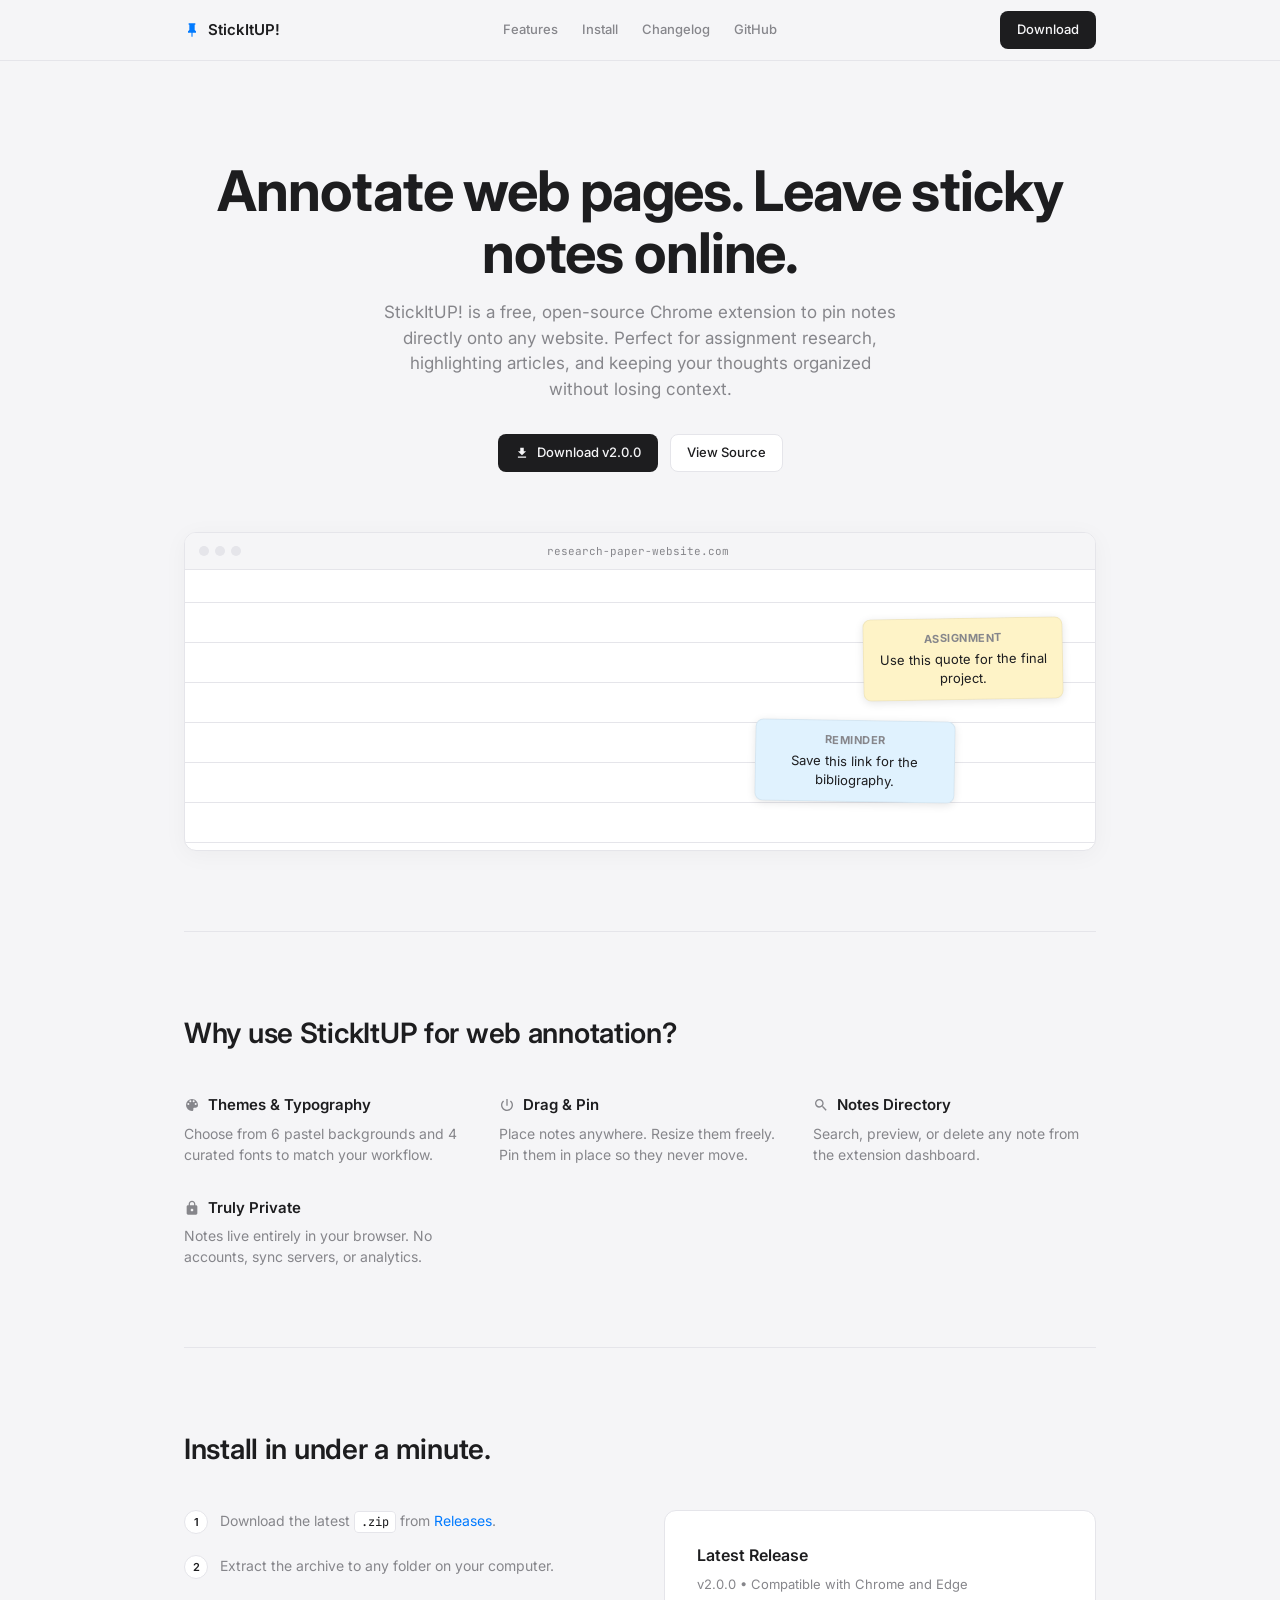
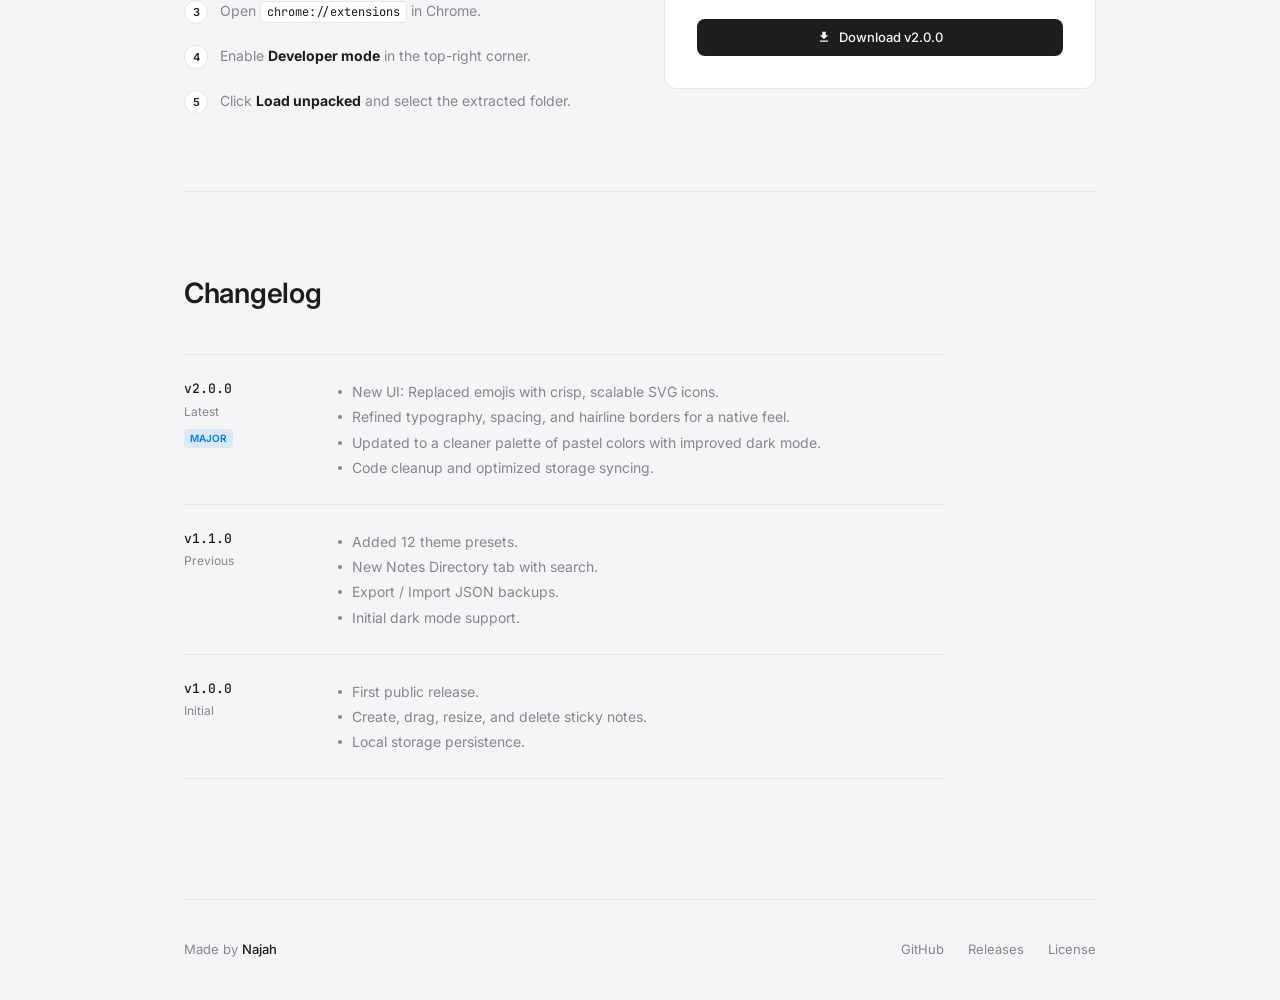
<file: index.html>
<!DOCTYPE html>
<html lang="en">
<head>
<meta charset="UTF-8" />
<meta name="viewport" content="width=device-width, initial-scale=1.0" />
<title>StickItUP! — Annotate web pages & leave sticky notes online</title>
<meta name="description" content="StickItUP! is a free, open-source Chrome extension to pin sticky notes, highlight articles, and annotate web pages. Perfect for researchers, students, and assignment projects. 100% local, no accounts required." />
<meta name="keywords" content="annotate web pages, sticky notes chrome extension, leave notes on websites, web annotation tool, research notes extension, highlight web pages, open source note taking, assignment helper, local browser notes" />
<meta name="author" content="Najah" />
<meta name="robots" content="index, follow" />

<!-- Open Graph / Social Media -->
<meta property="og:title" content="StickItUP! — Annotate web pages & leave sticky notes online" />
<meta property="og:description" content="Pin sticky notes directly onto any website. A free, open-source Chrome extension for research, assignments, and daily browsing. No tracking, no servers." />
<meta property="og:type" content="website" />
<meta property="og:url" content="https://najah-pktr.github.io/StickItUp/" />
<meta property="og:image" content="https://najah-pktr.github.io/StickItUp/assets/icon128.png" />

<!-- Twitter Card -->
<meta name="twitter:card" content="summary_large_image" />
<meta name="twitter:title" content="StickItUP! — Annotate web pages & leave sticky notes online" />
<meta name="twitter:description" content="Pin sticky notes directly onto any website. A free, open-source Chrome extension for research and assignments." />
<meta name="twitter:image" content="https://najah-pktr.github.io/StickItUp/assets/icon128.png" />

<link rel="icon" type="image/svg+xml" href="logo.svg" />
<link rel="preconnect" href="https://fonts.googleapis.com">
<link rel="preconnect" href="https://fonts.gstatic.com" crossorigin>
<link href="https://fonts.googleapis.com/css2?family=Inter:wght@400;500;600;700&family=JetBrains+Mono:wght@400;500&display=swap" rel="stylesheet">

<!-- Structured Data (Tells Google exactly what this is) -->
<script type="application/ld+json">
{
  "@context": "https://schema.org",
  "@type": "SoftwareApplication",
  "name": "StickItUP!",
  "operatingSystem": "Chrome, Edge",
  "applicationCategory": "BrowserApplication",
  "offers": {
    "@type": "Offer",
    "price": "0",
    "priceCurrency": "USD"
  },
  "description": "An open-source Chrome extension that allows users to pin sticky notes, highlight text, and annotate web pages directly. Ideal for assignment research and bookmarking.",
  "author": {
    "@type": "Person",
    "name": "Najah",
    "url": "https://github.com/najah-pktr"
  },
  "softwareVersion": "2.0.0",
  "license": "https://github.com/najah-pktr/StickItUp/blob/main/LICENSE"
}
</script>

<style>
  /* Keep all your existing CSS here unchanged! */
  :root {
    --bg: #f5f5f7;
    --surface: #ffffff;
    --border: #e5e5ea;
    --text: #1d1d1f;
    --text-muted: #86868b;
    --accent: #007aff;
  }
  @media (prefers-color-scheme: dark) {
    :root {
      --bg: #1c1c1e;
      --surface: #2c2c2e;
      --border: #3a3a3c;
      --text: #f5f5f7;
      --text-muted: #86868b;
      --accent: #0a84ff;
    }
  }
  * { margin: 0; padding: 0; box-sizing: border-box; }
  html { scroll-behavior: smooth; }
  body { font-family: 'Inter', -apple-system, sans-serif; background: var(--bg); color: var(--text); line-height: 1.5; font-size: 15px; -webkit-font-smoothing: antialiased; }
  a { color: inherit; text-decoration: none; }
  .container { max-width: 960px; margin: 0 auto; padding: 0 24px; }
  header { position: sticky; top: 0; z-index: 50; background: var(--bg); border-bottom: 1px solid var(--border); }
  nav { display: flex; align-items: center; justify-content: space-between; height: 60px; }
  .brand { display: flex; align-items: center; gap: 8px; font-weight: 600; font-size: 15px; }
  .brand svg { width: 16px; height: 16px; fill: var(--accent); }
  .nav-links { display: flex; align-items: center; gap: 24px; font-size: 13px; font-weight: 500; color: var(--text-muted); }
  .nav-links a:hover { color: var(--text); }
  .btn { display: inline-flex; align-items: center; justify-content: center; gap: 8px; padding: 8px 16px; border-radius: 8px; font-family: inherit; font-size: 13px; font-weight: 500; cursor: pointer; border: 1px solid transparent; transition: 0.15s; }
  .btn svg { width: 14px; height: 14px; fill: currentColor; }
  .btn-primary { background: var(--text); color: var(--bg); }
  .btn-primary:hover { opacity: 0.85; }
  .btn-secondary { background: var(--surface); color: var(--text); border-color: var(--border); }
  .btn-secondary:hover { border-color: var(--text-muted); }
  .hero { padding: 100px 0 80px; text-align: center; }
  .hero h1 { font-size: clamp(36px, 5vw, 56px); font-weight: 700; letter-spacing: -0.02em; line-height: 1.1; margin-bottom: 16px; }
  .hero p { font-size: 17px; color: var(--text-muted); max-width: 520px; margin: 0 auto 32px; }
  .actions { display: flex; gap: 12px; justify-content: center; }
  .mockup { margin-top: 60px; border: 1px solid var(--border); border-radius: 12px; background: var(--surface); overflow: hidden; box-shadow: 0 4px 24px rgba(0,0,0,0.04); }
  .mockup-bar { display: flex; align-items: center; padding: 10px 14px; border-bottom: 1px solid var(--border); background: var(--bg); }
  .mockup-dots { display: flex; gap: 6px; }
  .mockup-dots span { width: 10px; height: 10px; border-radius: 50%; background: var(--border); }
  .mockup-url { flex: 1; text-align: center; font-family: 'JetBrains Mono', monospace; font-size: 11px; color: var(--text-muted); }
  .mockup-body { position: relative; height: 280px; padding: 32px; background-image: linear-gradient(var(--border) 1px, transparent 1px); background-size: 100% 40px; background-position: 0 32px; }
  .sticky { position: absolute; width: 200px; padding: 12px; border-radius: 8px; font-size: 13px; line-height: 1.4; color: #1d1d1f; box-shadow: 0 2px 8px rgba(0,0,0,0.1); border: 1px solid rgba(0,0,0,0.05); }
  .sticky-1 { background: #fef3c7; top: 48px; right: 32px; transform: rotate(-1deg); }
  .sticky-2 { background: #e0f2fe; top: 150px; right: 140px; transform: rotate(1deg); }
  section { padding: 80px 0; border-top: 1px solid var(--border); }
  h2 { font-size: 28px; font-weight: 600; letter-spacing: -0.01em; margin-bottom: 40px; }
  .grid { display: grid; grid-template-columns: repeat(auto-fit, minmax(260px, 1fr)); gap: 32px; }
  .feature h3 { font-size: 15px; font-weight: 600; margin-bottom: 6px; display: flex; align-items: center; gap: 8px; }
  .feature h3 svg { width: 16px; height: 16px; fill: var(--text-muted); }
  .feature p { font-size: 14px; color: var(--text-muted); line-height: 1.5; }
  .install-grid { display: grid; grid-template-columns: 1fr 1fr; gap: 48px; align-items: start; }
  .steps { list-style: none; counter-reset: step; }
  .steps li { counter-increment: step; position: relative; padding: 0 0 24px 36px; font-size: 14px; color: var(--text-muted); }
  .steps li:last-child { padding-bottom: 0; }
  .steps li::before { content: counter(step); position: absolute; left: 0; top: 0; width: 22px; height: 22px; border-radius: 50%; background: var(--surface); border: 1px solid var(--border); display: flex; align-items: center; justify-content: center; font-size: 11px; font-weight: 600; color: var(--text); }
  code { font-family: 'JetBrains Mono', monospace; font-size: 12px; background: var(--surface); border: 1px solid var(--border); padding: 2px 6px; border-radius: 4px; color: var(--text); }
  .install-card { background: var(--surface); border: 1px solid var(--border); border-radius: 12px; padding: 32px; }
  .install-card h3 { font-size: 16px; font-weight: 600; margin-bottom: 8px; }
  .install-card p { font-size: 13px; color: var(--text-muted); margin-bottom: 24px; }
  .install-card .btn { width: 100%; }
  .changelog-list { max-width: 760px; }
  .release { display: grid; grid-template-columns: 120px 1fr; gap: 32px; padding: 24px 0; border-top: 1px solid var(--border); }
  .release:last-child { border-bottom: 1px solid var(--border); }
  .release-meta { display: flex; flex-direction: column; gap: 4px; }
  .release-version { font-family: 'JetBrains Mono', monospace; font-size: 13px; font-weight: 500; color: var(--text); }
  .release-date { font-size: 12px; color: var(--text-muted); }
  .release-tag { display: inline-flex; align-self: flex-start; padding: 2px 6px; border-radius: 4px; background: rgba(0,122,255,0.1); color: var(--accent); font-size: 10px; font-weight: 600; text-transform: uppercase; margin-top: 4px; }
  .release ul { list-style: none; }
  .release ul li { font-size: 14px; color: var(--text-muted); padding-left: 16px; position: relative; line-height: 1.8; }
  .release ul li::before { content: ''; position: absolute; left: 2px; top: 11px; width: 4px; height: 4px; border-radius: 50%; background: var(--text-muted); }
  footer { padding: 40px 0; border-top: 1px solid var(--border); margin-top: 40px; display: flex; justify-content: space-between; align-items: center; font-size: 13px; color: var(--text-muted); }
  .footer-links { display: flex; gap: 24px; }
  .footer-links a:hover { color: var(--text); }
</style>
</head>
<body>

<header>
  <div class="container">
    <nav>
      <a href="#" class="brand">
        <svg viewBox="0 0 24 24"><path d="M16 12V4h1V2H7v2h1v8l-2 2v2h5.2v6h1.6v-6H18v-2l-2-2z"/></svg>
        StickItUP!
      </a>
      <div class="nav-links">
        <a href="#features">Features</a>
        <a href="#install">Install</a>
        <a href="#changelog">Changelog</a>
        <a href="https://github.com/najah-pktr/StickItUp" target="_blank">GitHub</a>
      </div>
      <a href="https://github.com/najah-pktr/StickItUp/releases/latest" target="_blank" class="btn btn-primary">Download</a>
    </nav>
  </div>
</header>

<div class="container">
  <div class="hero">
    <!-- SEO Heavy H1 and text block -->
    <h1>Annotate web pages. Leave sticky notes online.</h1>
    <p>StickItUP! is a free, open-source Chrome extension to pin notes directly onto any website. Perfect for assignment research, highlighting articles, and keeping your thoughts organized without losing context.</p>
    <div class="actions">
      <a href="https://github.com/najah-pktr/StickItUp/releases/latest" target="_blank" class="btn btn-primary">
        <svg viewBox="0 0 24 24"><path d="M19 9h-4V3H9v6H5l7 7 7-7zM5 18v2h14v-2H5z"/></svg>
        Download v2.0.0
      </a>
      <a href="https://github.com/najah-pktr/StickItUp" target="_blank" class="btn btn-secondary">View Source</a>
    </div>

    <div class="mockup">
      <div class="mockup-bar">
        <div class="mockup-dots"><span></span><span></span><span></span></div>
        <div class="mockup-url">research-paper-website.com</div>
        <div style="width: 46px;"></div>
      </div>
      <div class="mockup-body">
        <div class="sticky sticky-1">
          <strong style="display:block; margin-bottom: 4px; font-size: 11px; text-transform: uppercase; letter-spacing: 0.5px; color: #86868b;">Assignment</strong>
          Use this quote for the final project.
        </div>
        <div class="sticky sticky-2">
          <strong style="display:block; margin-bottom: 4px; font-size: 11px; text-transform: uppercase; letter-spacing: 0.5px; color: #86868b;">Reminder</strong>
          Save this link for the bibliography.
        </div>
      </div>
    </div>
  </div>
</div>

<div class="container">
  <section id="features">
    <h2>Why use StickItUP for web annotation?</h2>
    <div class="grid">
      <div class="feature">
        <h3>
          <svg viewBox="0 0 24 24"><path d="M12 3a9 9 0 0 0 0 18c1.1 0 2-.9 2-2v-1.5c0-.8.7-1.5 1.5-1.5H17a4 4 0 0 0 4-4c0-4.4-4-9-9-9zM6.5 12A1.5 1.5 0 1 1 8 10.5 1.5 1.5 0 0 1 6.5 12zm3-4A1.5 1.5 0 1 1 11 6.5 1.5 1.5 0 0 1 9.5 8zm5 0A1.5 1.5 0 1 1 16 6.5 1.5 1.5 0 0 1 14.5 8zm3 4A1.5 1.5 0 1 1 19 10.5 1.5 1.5 0 0 1 17.5 12z"/></svg>
          Themes & Typography
        </h3>
        <p>Choose from 6 pastel backgrounds and 4 curated fonts to match your workflow.</p>
      </div>
      <div class="feature">
        <h3>
          <svg viewBox="0 0 24 24"><path d="M13 3h-2v10h2V3zm4.83 2.17l-1.42 1.42C17.99 7.86 19 9.81 19 12c0 3.87-3.13 7-7 7s-7-3.13-7-7c0-2.19 1.01-4.14 2.58-5.42L6.17 5.17C4.23 6.82 3 9.26 3 12c0 4.97 4.03 9 9 9s9-4.03 9-9c0-2.74-1.23-5.18-3.17-6.83z"/></svg>
          Drag & Pin
        </h3>
        <p>Place notes anywhere. Resize them freely. Pin them in place so they never move.</p>
      </div>
      <div class="feature">
        <h3>
          <svg viewBox="0 0 24 24"><path d="M15.5 14h-.79l-.28-.27A6.471 6.471 0 0 0 16 9.5 6.5 6.5 0 1 0 9.5 16c1.61 0 3.09-.59 4.23-1.57l.27.28v.79l5 4.99L20.49 19l-4.99-5zm-6 0C7.01 14 5 11.99 5 9.5S7.01 5 9.5 5 14 7.01 14 9.5 11.99 14 9.5 14z"/></svg>
          Notes Directory
        </h3>
        <p>Search, preview, or delete any note from the extension dashboard.</p>
      </div>
      <div class="feature">
        <h3>
          <svg viewBox="0 0 24 24"><path d="M18 8h-1V6c0-2.76-2.24-5-5-5S7 3.24 7 6v2H6c-1.1 0-2 .9-2 2v10c0 1.1.9 2 2 2h12c1.1 0 2-.9 2-2V10c0-1.1-.9-2-2-2zm-6 9c-1.1 0-2-.9-2-2s.9-2 2-2 2 .9 2 2-.9 2-2 2zm3.1-9H8.9V6c0-1.71 1.39-3.1 3.1-3.1 1.71 0 3.1 1.39 3.1 3.1v2z"/></svg>
          Truly Private
        </h3>
        <p>Notes live entirely in your browser. No accounts, sync servers, or analytics.</p>
      </div>
    </div>
  </section>
</div>

<div class="container">
  <section id="install">
    <h2>Install in under a minute.</h2>
    <div class="install-grid">
      <ol class="steps">
        <li>Download the latest <code>.zip</code> from <a href="https://github.com/najah-pktr/StickItUp/releases/latest" target="_blank" style="color:var(--accent);">Releases</a>.</li>
        <li>Extract the archive to any folder on your computer.</li>
        <li>Open <code>chrome://extensions</code> in Chrome.</li>
        <li>Enable <strong style="color:var(--text);">Developer mode</strong> in the top-right corner.</li>
        <li>Click <strong style="color:var(--text);">Load unpacked</strong> and select the extracted folder.</li>
      </ol>

      <div class="install-card">
        <h3>Latest Release</h3>
        <p>v2.0.0 • Compatible with Chrome and Edge</p>
        <a href="https://github.com/najah-pktr/StickItUp/releases/latest" target="_blank" class="btn btn-primary">
          <svg viewBox="0 0 24 24"><path d="M19 9h-4V3H9v6H5l7 7 7-7zM5 18v2h14v-2H5z"/></svg> Download v2.0.0
        </a>
      </div>
    </div>
  </section>
</div>

<div class="container">
  <section id="changelog">
    <h2>Changelog</h2>
    <div class="changelog-list">
      
      <div class="release">
        <div class="release-meta">
          <div class="release-version">v2.0.0</div>
          <div class="release-date">Latest</div>
          <span class="release-tag">Major</span>
        </div>
        <ul>
          <li>New UI: Replaced emojis with crisp, scalable SVG icons.</li>
          <li>Refined typography, spacing, and hairline borders for a native feel.</li>
          <li>Updated to a cleaner palette of pastel colors with improved dark mode.</li>
          <li>Code cleanup and optimized storage syncing.</li>
        </ul>
      </div>

      <div class="release">
        <div class="release-meta">
          <div class="release-version">v1.1.0</div>
          <div class="release-date">Previous</div>
        </div>
        <ul>
          <li>Added 12 theme presets.</li>
          <li>New Notes Directory tab with search.</li>
          <li>Export / Import JSON backups.</li>
          <li>Initial dark mode support.</li>
        </ul>
      </div>

      <div class="release">
        <div class="release-meta">
          <div class="release-version">v1.0.0</div>
          <div class="release-date">Initial</div>
        </div>
        <ul>
          <li>First public release.</li>
          <li>Create, drag, resize, and delete sticky notes.</li>
          <li>Local storage persistence.</li>
        </ul>
      </div>

    </div>
  </section>
</div>

<div class="container">
  <footer>
    <div>
      Made by <a href="https://github.com/najah-pktr" target="_blank" style="color:var(--text); font-weight:500;">Najah</a>
    </div>
    <div class="footer-links">
      <a href="https://github.com/najah-pktr/StickItUp" target="_blank">GitHub</a>
      <a href="https://github.com/najah-pktr/StickItUp/releases/latest" target="_blank">Releases</a>
      <a href="https://github.com/najah-pktr/StickItUp/blob/main/LICENSE" target="_blank">License</a>
    </div>
  </footer>
</div>

</body>
</html>
</file>
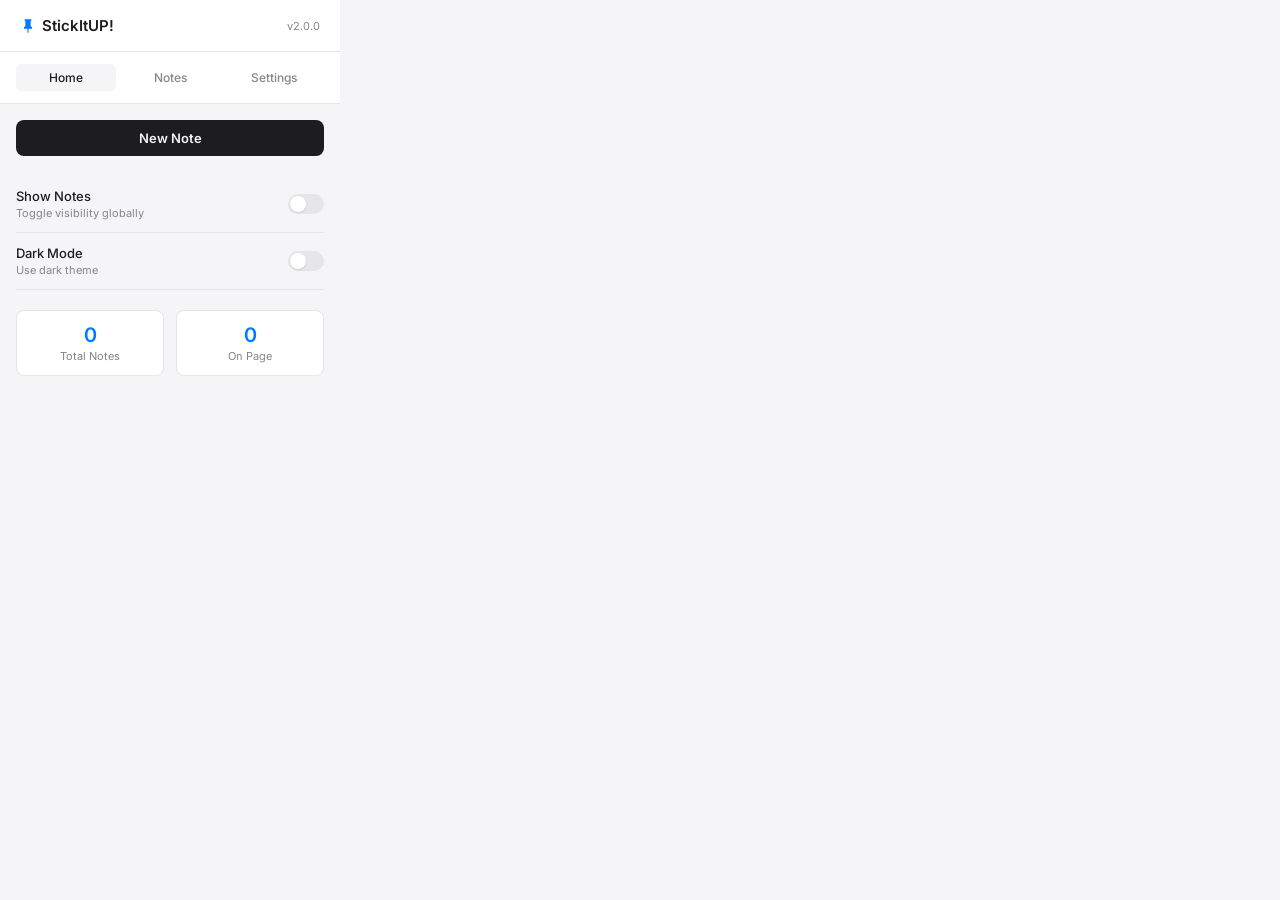
<file: popup.html>
<!DOCTYPE html>
<html lang="en">
<head>
    <meta charset="UTF-8">
    <meta name="viewport" content="width=device-width, initial-scale=1.0">
    <title>StickItUP!</title>
    <link rel="preconnect" href="https://fonts.googleapis.com">
    <link rel="preconnect" href="https://fonts.gstatic.com" crossorigin>
    <link href="https://fonts.googleapis.com/css2?family=Inter:wght@400;500;600&display=swap" rel="stylesheet">
    <style>
        :root {
            --bg: #f5f5f7;
            --panel-bg: #ffffff;
            --text: #1d1d1f;
            --text-muted: #86868b;
            --border: #e5e5ea;
            --accent: #007aff;
        }

        body.dark-mode {
            --bg: #1c1c1e;
            --panel-bg: #2c2c2e;
            --text: #f5f5f7;
            --text-muted: #86868b;
            --border: #3a3a3c;
            --accent: #0a84ff;
        }

        * { box-sizing: border-box; margin: 0; padding: 0; }

        body {
            width: 340px;
            height: 520px;
            font-family: 'Inter', -apple-system, sans-serif;
            background: var(--bg);
            color: var(--text);
            display: flex;
            flex-direction: column;
            overflow: hidden;
            user-select: none;
        }

        header {
            padding: 16px 20px;
            border-bottom: 1px solid var(--border);
            display: flex;
            justify-content: space-between;
            align-items: center;
            background: var(--panel-bg);
        }

        .brand { font-weight: 600; font-size: 15px; display: flex; align-items: center; gap: 6px; }
        .brand svg { width: 16px; height: 16px; fill: var(--accent); }
        .version { font-size: 11px; color: var(--text-muted); }

        .nav {
            display: flex;
            padding: 12px 16px;
            gap: 4px;
            border-bottom: 1px solid var(--border);
            background: var(--panel-bg);
        }

        .tab-btn {
            flex: 1;
            padding: 6px;
            border: none;
            background: transparent;
            border-radius: 6px;
            font-family: inherit;
            font-size: 12px;
            font-weight: 500;
            color: var(--text-muted);
            cursor: pointer;
            transition: 0.15s;
        }

        .tab-btn:hover { color: var(--text); }
        .tab-btn.active { background: var(--bg); color: var(--text); }

        .content { flex: 1; overflow-y: auto; padding: 16px; }
        .view { display: none; animation: fade 0.2s ease; }
        .view.active { display: block; }

        @keyframes fade { from { opacity: 0; } to { opacity: 1; } }

        /* Home View */
        .btn-add {
            width: 100%;
            padding: 10px;
            background: var(--text);
            color: var(--bg);
            border: none;
            border-radius: 8px;
            font-family: inherit;
            font-size: 13px;
            font-weight: 600;
            cursor: pointer;
            transition: 0.2s;
            margin-bottom: 20px;
        }
        .btn-add:hover { opacity: 0.85; }

        .row {
            display: flex;
            justify-content: space-between;
            align-items: center;
            padding: 12px 0;
            border-bottom: 1px solid var(--border);
        }
        .row:last-child { border-bottom: none; }
        .row-label { font-size: 13px; font-weight: 500; }
        .row-desc { font-size: 11px; color: var(--text-muted); margin-top: 2px; }

        .switch { position: relative; display: inline-block; width: 36px; height: 20px; }
        .switch input { opacity: 0; width: 0; height: 0; }
        .slider {
            position: absolute; cursor: pointer; top: 0; left: 0; right: 0; bottom: 0;
            background-color: var(--border); transition: .2s; border-radius: 20px;
        }
        .slider:before {
            position: absolute; content: ""; height: 16px; width: 16px;
            left: 2px; bottom: 2px; background-color: white;
            transition: .2s; border-radius: 50%; box-shadow: 0 1px 2px rgba(0,0,0,0.1);
        }
        input:checked + .slider { background-color: var(--accent); }
        input:checked + .slider:before { transform: translateX(16px); }

        .stats { display: flex; gap: 12px; margin-top: 20px; }
        .stat {
            flex: 1; background: var(--panel-bg); border: 1px solid var(--border);
            padding: 12px; border-radius: 8px; text-align: center;
        }
        .stat-num { font-size: 20px; font-weight: 600; color: var(--accent); }
        .stat-label { font-size: 11px; color: var(--text-muted); margin-top: 2px; }

        /* Directory View */
        .search {
            width: 100%; padding: 8px 12px; border-radius: 8px; border: 1px solid var(--border);
            background: var(--panel-bg); color: var(--text); font-family: inherit; font-size: 12px;
            outline: none; margin-bottom: 12px;
        }
        .search:focus { border-color: var(--accent); }

        .note-card {
            background: var(--panel-bg); border: 1px solid var(--border); border-radius: 8px;
            padding: 12px; margin-bottom: 8px; display: flex; flex-direction: column; gap: 8px;
        }
        .note-card-header { display: flex; justify-content: space-between; align-items: center; }
        .note-site { font-size: 12px; font-weight: 600; display: flex; align-items: center; gap: 6px; }
        .note-site img { width: 14px; height: 14px; border-radius: 3px; }
        .note-actions { display: flex; gap: 4px; }
        .icon-btn {
            background: transparent; border: none; cursor: pointer; width: 24px; height: 24px;
            border-radius: 4px; display: flex; align-items: center; justify-content: center;
            color: var(--text-muted);
        }
        .icon-btn:hover { background: var(--bg); color: var(--text); }
        .icon-btn svg { width: 14px; height: 14px; fill: currentColor; }
        .note-preview {
            font-size: 12px; color: var(--text-muted); white-space: nowrap; overflow: hidden; text-overflow: ellipsis;
        }
        
        .empty { text-align: center; padding: 30px 0; font-size: 12px; color: var(--text-muted); }

        /* Settings View */
        .form-group { margin-bottom: 16px; }
        .form-label { display: block; font-size: 12px; font-weight: 600; margin-bottom: 6px; }
        .form-select {
            width: 100%; padding: 8px; border-radius: 6px; border: 1px solid var(--border);
            background: var(--panel-bg); color: var(--text); font-family: inherit; font-size: 12px; outline: none;
        }
        .form-select:focus { border-color: var(--accent); }
        
        .tools { display: grid; grid-template-columns: 1fr 1fr; gap: 8px; margin-top: 24px; }
        .btn-tool {
            padding: 8px; border-radius: 6px; border: 1px solid var(--border); background: var(--panel-bg);
            color: var(--text); font-size: 12px; font-weight: 500; cursor: pointer; font-family: inherit;
        }
        .btn-tool:hover { border-color: var(--text-muted); }
        .btn-tool.danger { grid-column: 1 / -1; color: #ff3b30; }
        .btn-tool.danger:hover { border-color: #ff3b30; background: rgba(255, 59, 48, 0.05); }

        #toast {
            position: absolute; bottom: 16px; left: 16px; right: 16px;
            background: var(--text); color: var(--bg); padding: 10px; border-radius: 8px;
            font-size: 12px; text-align: center; font-weight: 500; display: none;
            box-shadow: 0 4px 12px rgba(0,0,0,0.15); z-index: 100;
        }
        
        ::-webkit-scrollbar { width: 6px; }
        ::-webkit-scrollbar-track { background: transparent; }
        ::-webkit-scrollbar-thumb { background: var(--border); border-radius: 4px; }
    </style>
</head>
<body>
    <header>
        <div class="brand">
            <svg viewBox="0 0 24 24"><path d="M16 12V4h1V2H7v2h1v8l-2 2v2h5.2v6h1.6v-6H18v-2l-2-2z"/></svg>
            StickItUP!
        </div>
        <div class="version">v2.0.0</div>
    </header>

    <div class="nav">
        <button class="tab-btn active" data-tab="tab-home">Home</button>
        <button class="tab-btn" data-tab="tab-directory">Notes</button>
        <button class="tab-btn" data-tab="tab-settings">Settings</button>
    </div>

    <div class="content">
        <!-- Home -->
        <div class="view active" id="tab-home">
            <button id="addNote" class="btn-add">New Note</button>

            <div class="row">
                <div>
                    <div class="row-label">Show Notes</div>
                    <div class="row-desc">Toggle visibility globally</div>
                </div>
                <label class="switch">
                    <input type="checkbox" id="globallyHiddenToggle">
                    <span class="slider"></span>
                </label>
            </div>

            <div class="row">
                <div>
                    <div class="row-label">Dark Mode</div>
                    <div class="row-desc">Use dark theme</div>
                </div>
                <label class="switch">
                    <input type="checkbox" id="darkModeToggle">
                    <span class="slider"></span>
                </label>
            </div>

            <div class="stats">
                <div class="stat">
                    <div class="stat-num" id="totalNotesCount">0</div>
                    <div class="stat-label">Total Notes</div>
                </div>
                <div class="stat">
                    <div class="stat-num" id="pageNotesCount">0</div>
                    <div class="stat-label">On Page</div>
                </div>
            </div>
        </div>

        <!-- Directory -->
        <div class="view" id="tab-directory">
            <input type="text" class="search" id="searchNotesInput" placeholder="Search notes...">
            <div id="notesListContainer"></div>
        </div>

        <!-- Settings -->
        <div class="view" id="tab-settings">
            <div class="form-group">
                <label class="form-label">Default Font</label>
                <select class="form-select" id="defaultFontFamily">
                    <option value="'Inter', sans-serif">Inter (Sans)</option>
                    <option value="'Caveat', cursive">Caveat (Handwriting)</option>
                    <option value="'Lora', serif">Lora (Serif)</option>
                    <option value="'JetBrains Mono', monospace">JetBrains Mono</option>
                </select>
            </div>

            <div class="form-group">
                <label class="form-label">Default Color</label>
                <select class="form-select" id="defaultColorTheme">
                    <option value="#ffffff">White</option>
                    <option value="#fdf2f8">Pink</option>
                    <option value="#fef3c7">Yellow</option>
                    <option value="#ecfccb">Green</option>
                    <option value="#e0f2fe">Blue</option>
                    <option value="#1c1c1e">Dark</option>
                </select>
            </div>

            <div class="form-group">
                <label class="form-label">URL Matching</label>
                <select class="form-select" id="urlMatchSetting">
                    <option value="exact">Exact page</option>
                    <option value="domain">Entire domain</option>
                </select>
            </div>

            <div class="tools">
                <button class="btn-tool" id="btnExport">Export JSON</button>
                <button class="btn-tool" id="btnImport">Import JSON</button>
                <input type="file" id="importFileInput" accept=".json" style="display: none;">
                <button class="btn-tool danger" id="btnClearAll">Clear All Notes</button>
            </div>
        </div>
    </div>

    <div id="toast">Settings saved</div>

    <script src="popup.js"></script>
</body>
</html>
</file>
